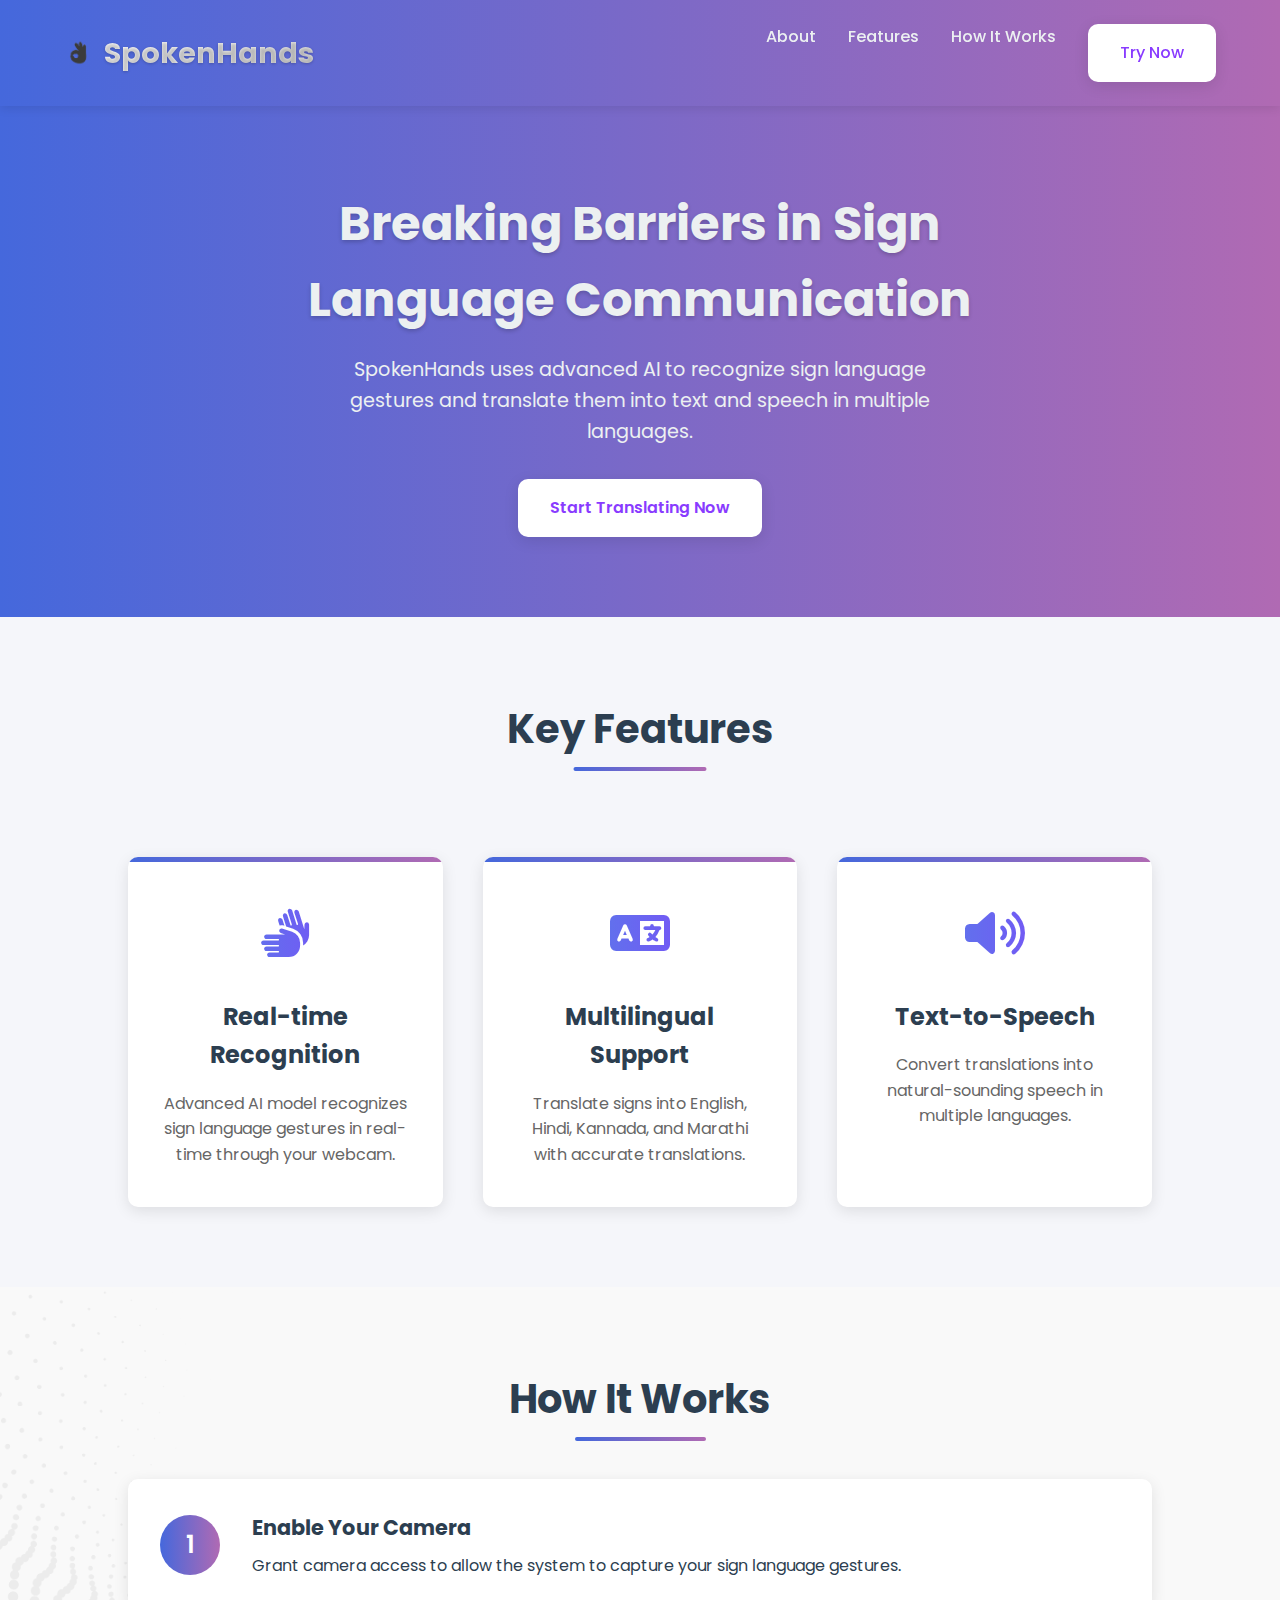
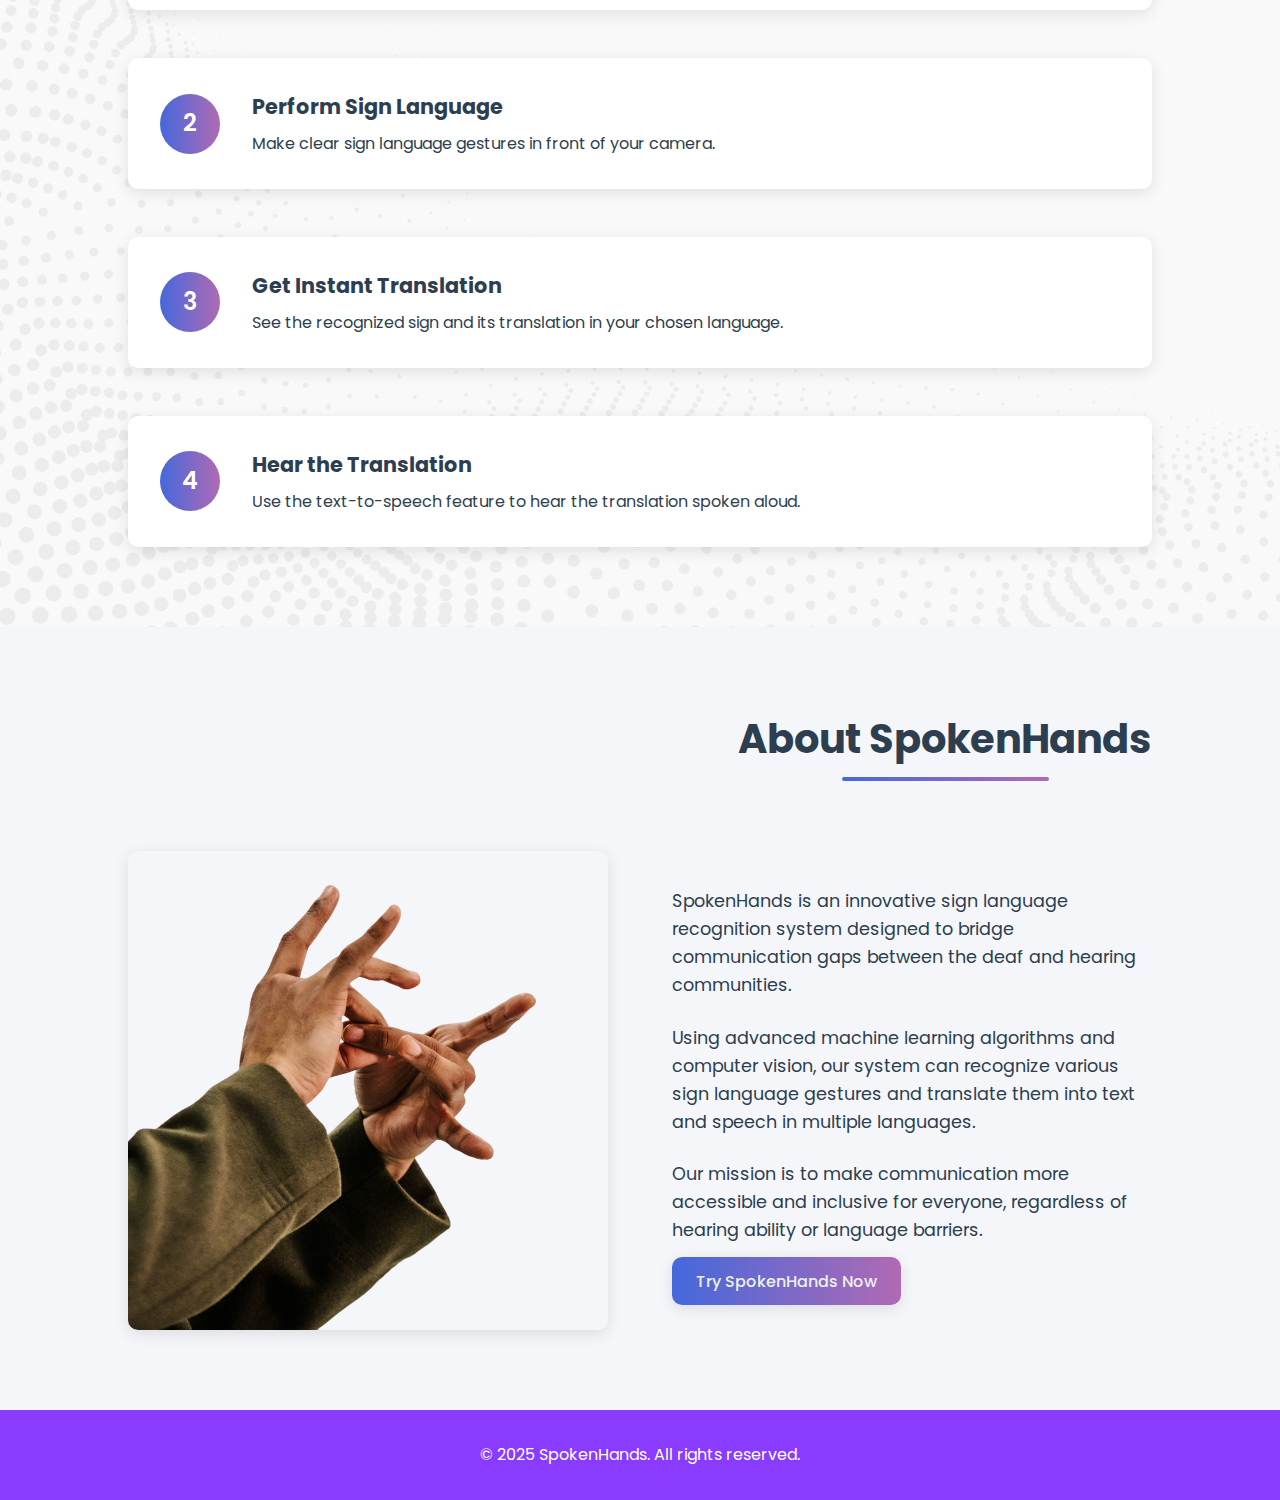
<file: index.html>
<!DOCTYPE html>
<html lang="en">
<head>
    <meta charset="UTF-8">
    <meta name="viewport" content="width=device-width, initial-scale=1.0">
    <title>SpokenHands - Welcome</title>
    <link rel="stylesheet" href="css/style.css">
    <link href="https://fonts.googleapis.com/css2?family=Poppins:wght@300;400;500;600;700&display=swap" rel="stylesheet">
    <link rel="stylesheet" href="https://cdnjs.cloudflare.com/ajax/libs/font-awesome/6.0.0-beta3/css/all.min.css">
</head>
<body>
    <div class="landing-container">
        <nav class="navbar">
            <div class="logo">SpokenHands</div>
            <div class="nav-links">
                <a href="#about">About</a>
                <a href="#features">Features</a>
                <a href="#how-it-works">How It Works</a>
                <a href="app.html" class="cta-btn">Try Now</a>
            </div>
        </nav>
        
        <section class="hero">
            <div class="hero-content animated">
                <h1>Breaking Barriers in Sign Language Communication</h1>
                <p>SpokenHands uses advanced AI to recognize sign language gestures and translate them into text and speech in multiple languages.</p>
                <a href="app.html" class="cta-btn">Start Translating Now</a>
            </div>
        </section>
        
        <section id="features" class="features">
            <h2 class="animated">Key Features</h2>
            <div class="features-grid">
                <div class="feature-card animated" style="animation-delay: 0.1s;">
                    <div class="feature-icon">
                        <i class="fas fa-sign-language"></i>
                    </div>
                    <h3>Real-time Recognition</h3>
                    <p>Advanced AI model recognizes sign language gestures in real-time through your webcam.</p>
                </div>
                
                <div class="feature-card animated" style="animation-delay: 0.3s;">
                    <div class="feature-icon">
                        <i class="fas fa-language"></i>
                    </div>
                    <h3>Multilingual Support</h3>
                    <p>Translate signs into English, Hindi, Kannada, and Marathi with accurate translations.</p>
                </div>
                
                <div class="feature-card animated" style="animation-delay: 0.5s;">
                    <div class="feature-icon">
                        <i class="fas fa-volume-up"></i>
                    </div>
                    <h3>Text-to-Speech</h3>
                    <p>Convert translations into natural-sounding speech in multiple languages.</p>
                </div>
            </div>
        </section>
        
        <section id="how-it-works" class="how-it-works">
            <h2 class="animated">How It Works</h2>
            <div class="steps-container">
                <div class="step animated" style="animation-delay: 0.1s;">
                    <div class="step-number">1</div>
                    <div class="step-content">
                        <h3>Enable Your Camera</h3>
                        <p>Grant camera access to allow the system to capture your sign language gestures.</p>
                    </div>
                </div>
                
                <div class="step animated" style="animation-delay: 0.3s;">
                    <div class="step-number">2</div>
                    <div class="step-content">
                        <h3>Perform Sign Language</h3>
                        <p>Make clear sign language gestures in front of your camera.</p>
                    </div>
                </div>
                
                <div class="step animated" style="animation-delay: 0.5s;">
                    <div class="step-number">3</div>
                    <div class="step-content">
                        <h3>Get Instant Translation</h3>
                        <p>See the recognized sign and its translation in your chosen language.</p>
                    </div>
                </div>
                
                <div class="step animated" style="animation-delay: 0.7s;">
                    <div class="step-number">4</div>
                    <div class="step-content">
                        <h3>Hear the Translation</h3>
                        <p>Use the text-to-speech feature to hear the translation spoken aloud.</p>
                    </div>
                </div>
            </div>
        </section>
        
        <section id="about" class="about">
            <h2 style="text-align: center;">About SpokenHands</h2>
            <div class="about-content">
                <div class="about-image animated" style="animation-delay: 0.2s;">
                    <img src="images/about-image.png" alt="Sign language communication">
                </div>
                <div class="about-text animated" style="animation-delay: 0.4s;">
                    <p>SpokenHands is an innovative sign language recognition system designed to bridge communication gaps between the deaf and hearing communities.</p>
                    <p>Using advanced machine learning algorithms and computer vision, our system can recognize various sign language gestures and translate them into text and speech in multiple languages.</p>
                    <p>Our mission is to make communication more accessible and inclusive for everyone, regardless of hearing ability or language barriers.</p>
                    <a href="app.html" class="btn">Try SpokenHands Now</a>
                </div>
            </div>
        </section>

        <footer class="footer">
            <p>&copy; 2025 SpokenHands. All rights reserved.</p>
        </footer>
    </div>
    <script src="js/main.js"></script>
</body>
</html>
</file>
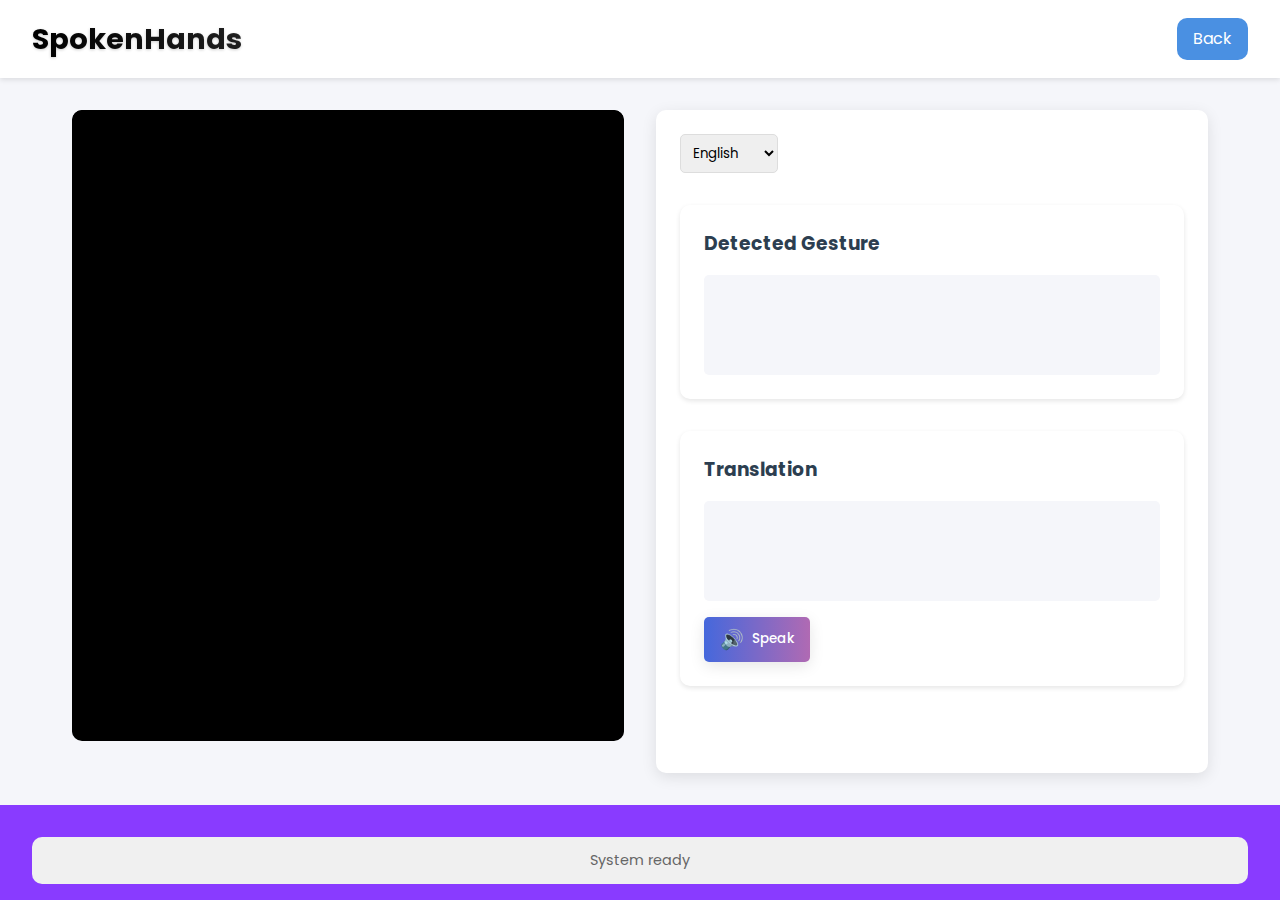
<file: app.html>
<!DOCTYPE html>
<html lang="en">
<head>
    <meta charset="UTF-8">
    <meta name="viewport" content="width=device-width, initial-scale=1.0">
    <title>ISL Recognition System - App</title>
    <link rel="stylesheet" href="css/style.css">
    <link rel="stylesheet" href="css/app.css">
    <link href="https://fonts.googleapis.com/css2?family=Poppins:wght@300;400;500;600;700&display=swap" rel="stylesheet">
</head>
<body>
    <div class="app-container">
        <nav class="app-nav">
            <div class="logo1">SpokenHands</div>
            <div class="nav-controls">
                <a href="index.html" class="control-button">Back</a>
            </div>
        </nav>

        <main class="app-main">
            <div class="video-container">
                <video id="videoInput" autoplay playsinline></video>
                <canvas id="canvasOutput"></canvas>
                <button id="startBtn" class="control-button">Start Camera</button>
            </div>

            <div class="recognition-panel">

                <div class="nav-controls">
                    <select id="languageSelect" class="language-selector">
                        <option value="en">English</option>
                        <option value="hi">Hindi</option>
                        <option value="kn">Kannada</option>
                        <option value="mr">Marathi</option>
                    </select>
                </div>

                <div class="recognition-box">
                    <h3>Detected Gesture</h3>
                    <div id="gestureOutput" class="output-text"></div>
                </div>
                
                <div class="translation-box">
                    <h3>Translation</h3>
                    <div id="translationOutput" class="output-text"></div>
                    <button id="speakBtn" class="control-button">
                        <span class="icon">🔊</span> Speak
                    </button>
                </div>
            </div>
        </main>

        <div class="status-bar">
            <div id="statusMessage">System ready</div>
        </div>
    </div>
    <script src="js/app.js"></script>
</body>
</html>
</file>
<file: css/app.css>
.app-container {
    min-height: 100vh;
    display: flex;
    flex-direction: column;
}

.app-nav {
    display: flex;
    justify-content: space-between;
    align-items: center;
    padding: 1rem 2rem;
    background-color: white;
    box-shadow: 0 2px 5px rgba(0,0,0,0.1);
}

.nav-controls {
    display: flex;
    gap: 1rem;
    align-items: center;
}

.language-selector {
    padding: 0.5rem;
    border: 1px solid var(--primary-color);
    border-radius: 5px;
    font-family: inherit;
}

.control-button {
    padding: 0.5rem 1rem;
    background-color: var(--primary-color);
    color: white;
    border: none;
    border-radius: 5px;
    cursor: pointer;
    font-family: inherit;
    transition: background-color 0.3s ease;
}

.control-button:hover {
    background-color: var(--secondary-color);
}

.app-main {
    flex: 1;
    display: grid;
    grid-template-columns: 1fr 1fr;
    gap: 2rem;
    padding: 2rem;
}

.video-container {
    position: relative;
    width: 100%;
    background-color: #000;
    border-radius: 10px;
    overflow: hidden;
}

video, canvas {
    width: 100%;
    height: auto;
    max-height: 70vh;
    object-fit: cover;
}

canvas {
    position: absolute;
    top: 0;
    left: 0;
}

.recognition-panel {
    display: flex;
    flex-direction: column;
    gap: 2rem;
}

.recognition-box, .translation-box {
    background-color: white;
    padding: 1.5rem;
    border-radius: 10px;
    box-shadow: 0 2px 5px rgba(0,0,0,0.1);
}

.output-text {
    margin-top: 1rem;
    min-height: 100px;
    padding: 1rem;
    background-color: var(--background-color);
    border-radius: 5px;
    font-size: 1.2rem;
}

.status-bar {
    padding: 1rem 2rem;
    background-color: var(--secondary-color);
    color: white;
}

#speakBtn {
    margin-top: 1rem;
    display: flex;
    align-items: center;
    gap: 0.5rem;
}

.icon {
    font-size: 1.2rem;
}

/* Responsive Design */
@media (max-width: 1024px) {
    .app-main {
        grid-template-columns: 1fr;
    }
    
    .video-container {
        max-height: 50vh;
    }
}

@media (max-width: 768px) {
    .app-nav {
        flex-direction: column;
        gap: 1rem;
    }
    
    .nav-controls {
        width: 100%;
        justify-content: center;
    }
}
</file>
<file: css/style.css>
/* Modern CSS Reset and Base Styles */
:root {
    --primary-color: #4A90E2;
    --secondary-color: #893bff;
    --accent-color: #cb3ce7;
    --background-color: #F5F6FA;
    --text-color: #2C3E50;
    --light-text: #ECF0F1;
    --border-radius: 10px;
    --box-shadow: 0 4px 15px rgba(0, 0, 0, 0.1);
    --transition: all 0.3s ease;
    --gradient: linear-gradient(to right, #4568dc, #b06ab3);
    --gradient-hover: linear-gradient(to right, #3a57c5, #9c5ca0);
}

* {
    margin: 0;
    padding: 0;
    box-sizing: border-box;
}

body {
    font-family: 'Poppins', sans-serif;
    background-color: var(--background-color);
    color: var(--text-color);
    line-height: 1.6;
    overflow-x: hidden;
}

a {
    text-decoration: none;
    color: inherit;
}

button, .btn {
    cursor: pointer;
    border: none;
    outline: none;
    padding: 0.8rem 1.5rem;
    border-radius: var(--border-radius);
    font-family: 'Poppins', sans-serif;
    font-weight: 500;
    transition: var(--transition);
    background: var(--gradient);
    color: var(--light-text);
    box-shadow: var(--box-shadow);
}

button:hover, .btn:hover {
    transform: translateY(-3px);
    box-shadow: 0 6px 20px rgba(0, 0, 0, 0.15);
    background: var(--gradient-hover);
}

button:active, .btn:active {
    transform: translateY(1px);
}

/* Landing Page Styles */
.landing-container {
    min-height: 100vh;
    display: flex;
    flex-direction: column;
}

.navbar {
    display: flex;
    align-items: center;
    justify-content: space-between;
    padding: 1.5rem 5%;
    background: var(--gradient);
    color: var(--light-text);
    position: sticky;
    top: 0;
    z-index: 100;
    box-shadow: 0 2px 10px rgba(0, 0, 0, 0.1);
}

.logo {
    font-size: 1.8rem;
    font-weight: 700;
    background: linear-gradient(to right, #ffffff, #e0e0e0);
    -webkit-background-clip: text;
    background-clip: text;
    -webkit-text-fill-color: transparent;
    text-shadow: 0 1px 3px rgba(0, 0, 0, 0.2);
    display: flex;
    align-items: center;
}

.logo1 {
    font-size: 1.8rem;
    font-weight: 700;
    background: linear-gradient(to right, #000000, #252525);
    -webkit-background-clip: text;
    background-clip: text;
    -webkit-text-fill-color: transparent;
    text-shadow: 0 1px 3px rgba(0, 0, 0, 0.2);
    display: flex;
    align-items: center;
}

.logo::before {
    content: '';
    display: inline-block;
    width: 30px;
    height: 30px;
    margin-right: 10px;
    background-image: url('../images/logo-icon.png');
    background-size: contain;
    background-repeat: no-repeat;
}

.nav-links {
    display: flex;
    gap: 2rem;
}

.nav-links a {
    position: relative;
    font-weight: 500;
    transition: var(--transition);
}

.nav-links a::after {
    content: '';
    position: absolute;
    width: 0;
    height: 2px;
    bottom: -5px;
    left: 0;
    background-color: var(--light-text);
    transition: var(--transition);
}

.nav-links a:hover::after {
    width: 100%;
}

.hero {
    display: flex;
    align-items: center;
    justify-content: center;
    text-align: center;
    background: linear-gradient(to right, #4568dc, #b06ab3);
    color: var(--light-text);
    padding: 5rem 2rem;
    position: relative;
    overflow: hidden;
}

.hero::before {
    content: '';
    position: absolute;
    top: 0;
    left: 0;
    width: 100%;
    height: 100%;
    background-image: url('../images/hero-pattern.png');
    background-size: cover;
    opacity: 0.1;
    z-index: 0;
}

.hero-content {
    position: relative;
    z-index: 1;
    max-width: 800px;
}

.hero h1 {
    font-size: 3rem;
    margin-bottom: 1rem;
    text-shadow: 0 2px 4px rgba(0, 0, 0, 0.2);
}

.hero p {
    font-size: 1.2rem;
    margin-bottom: 2rem;
    max-width: 600px;
    margin-left: auto;
    margin-right: auto;
}

.cta-btn {
    display: inline-block;
    padding: 1rem 2rem;
    background-color: white;
    color: var(--secondary-color);
    border-radius: var(--border-radius);
    font-weight: 600;
    box-shadow: var(--box-shadow);
    transition: var(--transition);
}

.cta-btn:hover {
    transform: translateY(-5px);
    box-shadow: 0 6px 20px rgba(0, 0, 0, 0.2);
}

/* Section Styles */
section {
    padding: 5rem 10%;
}

section h2 {
    text-align: center;
    margin-bottom: 3rem;
    font-size: 2.5rem;
    position: relative;
    display: inline-block;
    left: 50%;
    transform: translateX(-50%);
}

section h2::after {
    content: '';
    position: absolute;
    width: 50%;
    height: 4px;
    background: var(--gradient);
    bottom: -10px;
    left: 25%;
    border-radius: 2px;
}

.features-grid {
    display: grid;
    grid-template-columns: repeat(auto-fit, minmax(280px, 1fr));
    gap: 2.5rem;
    margin-top: 3rem;
}

.feature-card {
    background: white;
    padding: 2.5rem 2rem;
    border-radius: var(--border-radius);
    text-align: center;
    box-shadow: var(--box-shadow);
    transition: var(--transition);
    position: relative;
    overflow: hidden;
    z-index: 1;
}

.feature-card::before {
    content: '';
    position: absolute;
    top: 0;
    left: 0;
    width: 100%;
    height: 5px;
    background: var(--gradient);
    z-index: -1;
}

.feature-card:hover {
    transform: translateY(-10px);
    box-shadow: 0 15px 30px rgba(0, 0, 0, 0.15);
}

.feature-icon {
    font-size: 3rem;
    margin-bottom: 1.5rem;
    color: var(--primary-color);
    background: linear-gradient(to right, var(--primary-color), var(--secondary-color));
    -webkit-background-clip: text;
    background-clip: text;
    -webkit-text-fill-color: transparent;
}

.feature-card h3 {
    margin-bottom: 1rem;
    font-size: 1.5rem;
}

.feature-card p {
    color: #666;
}

.how-it-works {
    background-color: #f9f9f9;
    position: relative;
}

.how-it-works::before {
    content: '';
    position: absolute;
    top: 0;
    left: 0;
    width: 100%;
    height: 100%;
    background-image: url('../images/pattern-bg.png');
    background-size: cover;
    opacity: 0.05;
    z-index: 0;
}

.steps-container {
    display: flex;
    flex-direction: column;
    gap: 3rem;
    position: relative;
    z-index: 1;
}

.step {
    display: flex;
    align-items: center;
    gap: 2rem;
    background: white;
    padding: 2rem;
    border-radius: var(--border-radius);
    box-shadow: var(--box-shadow);
    transition: var(--transition);
}

.step:hover {
    transform: translateX(5px);
    box-shadow: 0 10px 25px rgba(0, 0, 0, 0.12);
}

.step-number {
    display: flex;
    align-items: center;
    justify-content: center;
    width: 60px;
    height: 60px;
    border-radius: 50%;
    background: var(--gradient);
    color: white;
    font-size: 1.5rem;
    font-weight: 600;
    flex-shrink: 0;
}

.step-content h3 {
    margin-bottom: 0.5rem;
    font-size: 1.3rem;
}

.about {
    display: flex;
    flex-direction: column;
    align-items: center;
}

.about-content {
    display: flex;
    align-items: center;
    gap: 4rem;
    margin-top: 2rem;
}

.about-image {
    flex: 1;
    max-width: 500px;
    border-radius: var(--border-radius);
    overflow: hidden;
    box-shadow: var(--box-shadow);
}

.about-image img {
    width: 100%;
    height: auto;
    display: block;
    transition: transform 0.5s ease;
}

.about-image:hover img {
    transform: scale(1.05);
}

.about-text {
    flex: 1;
}

.about-text p {
    margin-bottom: 1.5rem;
    font-size: 1.1rem;
}

.footer {
    background: var(--secondary-color);
    color: white;
    text-align: center;
    padding: 2rem;
    margin-top: auto;
}

/* App Page Styles */
.app-container {
    display: flex;
    flex-direction: column;
    min-height: 100vh;
}

.app-header {
    background: var(--gradient);
    color: white;
    padding: 1.5rem 5%;
    display: flex;
    justify-content: space-between;
    align-items: center;
    box-shadow: 0 2px 10px rgba(0, 0, 0, 0.1);
}

.app-title {
    font-size: 1.8rem;
    font-weight: 700;
    display: flex;
    align-items: center;
}

.app-title::before {
    content: '';
    display: inline-block;
    width: 30px;
    height: 30px;
    margin-right: 10px;
    background-image: url('../images/logo-icon.png');
    background-size: contain;
    background-repeat: no-repeat;
}

.app-nav {
    display: flex;
    gap: 1rem;
}

.app-nav a {
    padding: 0.5rem 1rem;
    border-radius: var(--border-radius);
    transition: var(--transition);
}

.app-nav a:hover {
    background: rgba(255, 255, 255, 0.1);
}

.app-main {
    display: flex;
    flex-direction: column;
    padding: 2rem;
    flex: 1;
    max-width: 1200px;
    margin: 0 auto;
    width: 100%;
}

.video-container {
    display: flex;
    gap: 2rem;
    margin-bottom: 2rem;
    flex-wrap: wrap;
}

.video-panel, .recognition-panel {
    flex: 1;
    min-width: 300px;
    background: white;
    border-radius: var(--border-radius);
    padding: 1.5rem;
    box-shadow: var(--box-shadow);
    display: flex;
    flex-direction: column;
    gap: 1rem;
}

.panel-header {
    display: flex;
    justify-content: space-between;
    align-items: center;
    margin-bottom: 1rem;
    padding-bottom: 0.5rem;
    border-bottom: 1px solid #eee;
}

.panel-title {
    font-size: 1.3rem;
    font-weight: 600;
    color: var(--secondary-color);
}

.video-wrapper, .canvas-wrapper {
    width: 100%;
    position: relative;
    border-radius: var(--border-radius);
    overflow: hidden;
    background: #f0f0f0;
    aspect-ratio: 4/3;
}

#videoInput, #canvasOutput {
    width: 100%;
    height: 100%;
    object-fit: cover;
    border-radius: var(--border-radius);
}

.controls {
    display: flex;
    gap: 1rem;
    margin-top: 1rem;
    flex-wrap: wrap;
}

#startBtn {
    background: var(--gradient);
    color: white;
    flex: 1;
}

#startBtn:hover {
    background: var(--gradient-hover);
}

.translation-panel {
    background: white;
    border-radius: var(--border-radius);
    padding: 1.5rem;
    box-shadow: var(--box-shadow);
    margin-top: 2rem;
}

.translation-header {
    display: flex;
    justify-content: space-between;
    align-items: center;
    margin-bottom: 1.5rem;
    padding-bottom: 0.5rem;
    border-bottom: 1px solid #eee;
}

.translation-title {
    font-size: 1.3rem;
    font-weight: 600;
    color: var(--secondary-color);
}

.language-select {
    display: flex;
    align-items: center;
    gap: 0.5rem;
}

#languageSelect {
    padding: 0.5rem;
    border-radius: 5px;
    border: 1px solid #ddd;
    outline: none;
}

.translation-content {
    display: flex;
    flex-direction: column;
    gap: 1.5rem;
}

.translation-row {
    display: flex;
    align-items: center;
    gap: 1rem;
}

.translation-label {
    font-weight: 500;
    min-width: 100px;
}

.translation-value {
    flex: 1;
    padding: 1rem;
    background: #f9f9f9;
    border-radius: var(--border-radius);
    min-height: 3rem;
    display: flex;
    align-items: center;
}

#speakBtn {
    display: flex;
    align-items: center;
    gap: 0.5rem;
    background: var(--gradient);
    color: white;
}

#speakBtn:hover {
    background: var(--gradient-hover);
}

.icon {
    font-size: 1.2rem;
}

#statusMessage {
    padding: 0.75rem;
    background: #f0f0f0;
    border-radius: var(--border-radius);
    margin-top: 1rem;
    text-align: center;
    font-size: 0.9rem;
    color: #666;
}

/* Responsive Design */
@media (max-width: 1024px) {
    section {
        padding: 4rem 5%;
    }
    
    .about-content {
        flex-direction: column;
        gap: 2rem;
    }
    
    .about-image {
        max-width: 100%;
    }
}

@media (max-width: 768px) {
    .navbar {
        flex-direction: column;
        gap: 1rem;
    }
    
    .hero h1 {
        font-size: 2.5rem;
    }
    
    .step {
        flex-direction: column;
        text-align: center;
    }
    
    .video-container {
        flex-direction: column;
    }
    
    .translation-row {
        flex-direction: column;
        align-items: flex-start;
    }
    
    .translation-label {
        margin-bottom: 0.5rem;
    }
}

@media (max-width: 480px) {
    .hero h1 {
        font-size: 2rem;
    }
    
    .nav-links {
        flex-direction: column;
        gap: 0.5rem;
    }
    
    .controls {
        flex-direction: column;
    }
    
    .panel-header {
        flex-direction: column;
        gap: 0.5rem;
    }
    
    .translation-header {
        flex-direction: column;
        gap: 1rem;
        align-items: flex-start;
    }
}

/* Animation Keyframes */
@keyframes fadeIn {
    from { opacity: 0; transform: translateY(20px); }
    to { opacity: 1; transform: translateY(0); }
}



/* Progress Bar Styling */
.progress-container {
    width: 100%;
    height: 10px;
    background-color: #f0f0f0;
    border-radius: 5px;
    overflow: hidden;
    margin: 10px 0;
}

.progress-bar {
    height: 100%;
    background: var(--gradient);
    border-radius: 5px;
    transition: width 0.3s ease;
}

/* Fallback Notice Styling */
.fallback-notice {
    font-size: 12px;
    color: #666;
    margin-top: 5px;
    padding: 5px 10px;
    background-color: #f8f9fa;
    border-radius: 5px;
    border-left: 3px solid var(--accent-color);
}
</file>
